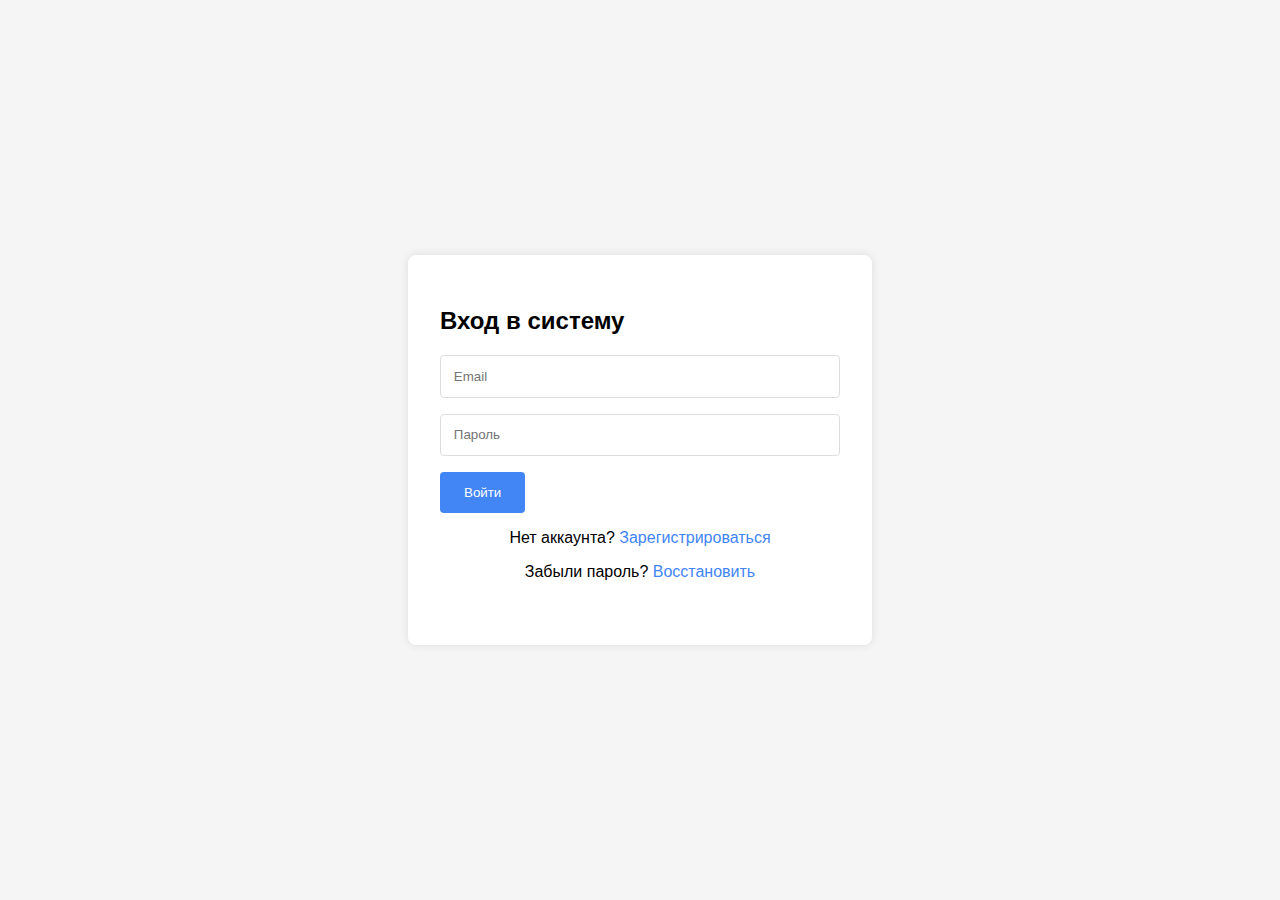
<file: frontend/index.html>
<!DOCTYPE html>
<html lang="ru">
<head>
    <meta charset="UTF-8">
    <meta name="viewport" content="width=device-width, initial-scale=1.0">
    <title>Вход в систему</title>
    <link rel="stylesheet" href="styles.css">
</head>
<body>
    <div class="container">
        <div class="auth-form">
            <h2>Вход в систему</h2>
            
            <div class="form-group">
                <input type="email" id="email" placeholder="Email" pattern="[^@\s]+@[^@\s]+\.[^@\s]+" required>
            </div>
            
            <div class="form-group">
                <input type="password" id="password" placeholder="Пароль" required>
            </div>
            
            <button onclick="login()">Войти</button>
            
            <div class="form-footer">
                <p>Нет аккаунта? <a href="register.html">Зарегистрироваться</a></p>
                <p>Забыли пароль? <a href="reset-password.html">Восстановить</a></p>
            </div>

            <div id="message" class="message"></div>
        </div>
    </div>
    <script src="app.js"></script>
</body>
</html>
</file>
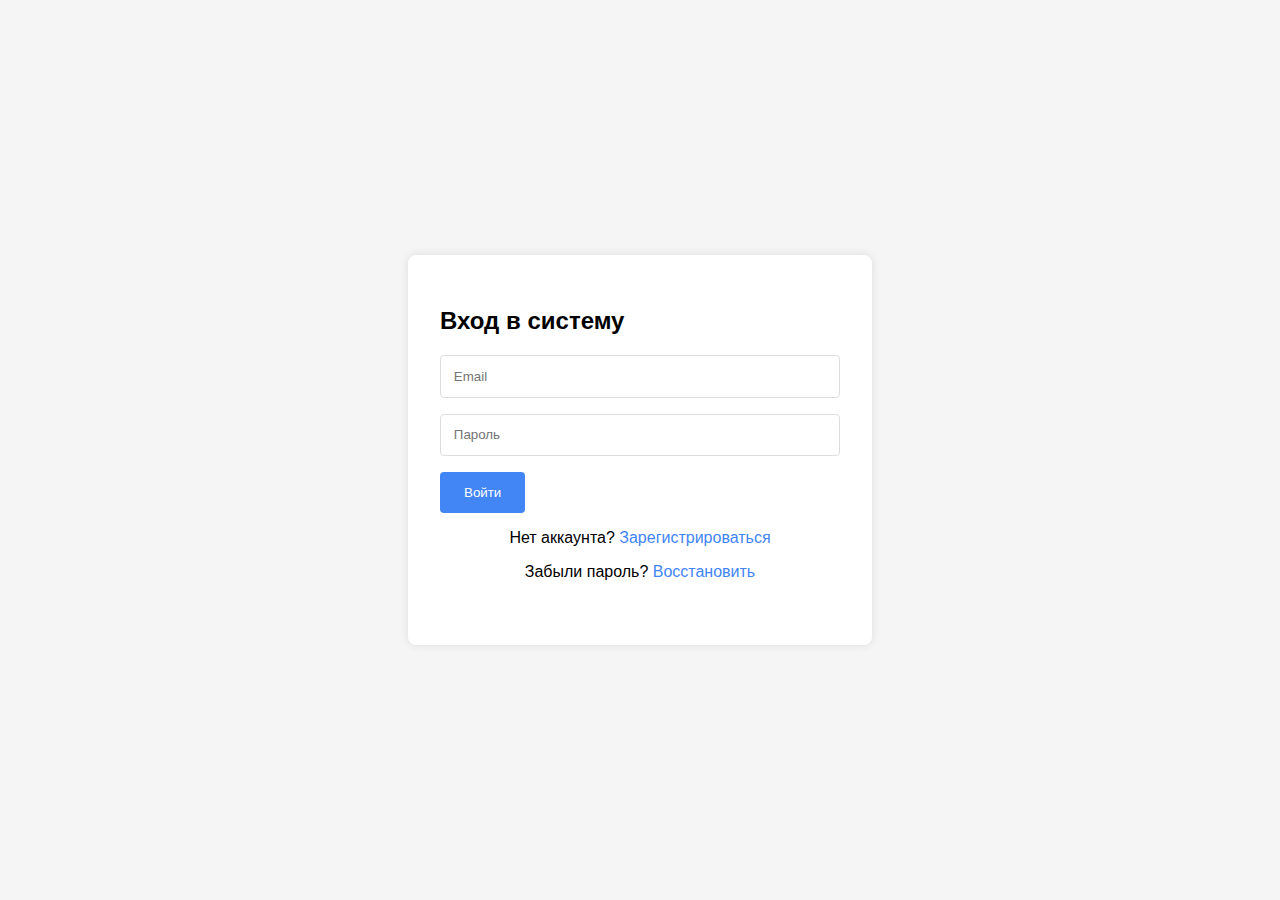
<file: frontend/dashboard.html>
<!DOCTYPE html>
<html lang="ru">
<head>
    <meta charset="UTF-8">
    <meta name="viewport" content="width=device-width, initial-scale=1.0">
    <title>Личный кабинет</title>
    <link rel="stylesheet" href="styles.css">
</head>
<body>
    <div class="container">
        <div class="dashboard">
            <h2>Добро пожаловать, <span id="userEmail"></span>!</h2>
            <p>Вы успешно вошли в систему</p>
            <button onclick="logout()" class="logout-btn">Выйти</button>
        </div>
    </div>
    <script src="dashboard.js"></script>
</body>
</html>
</file>
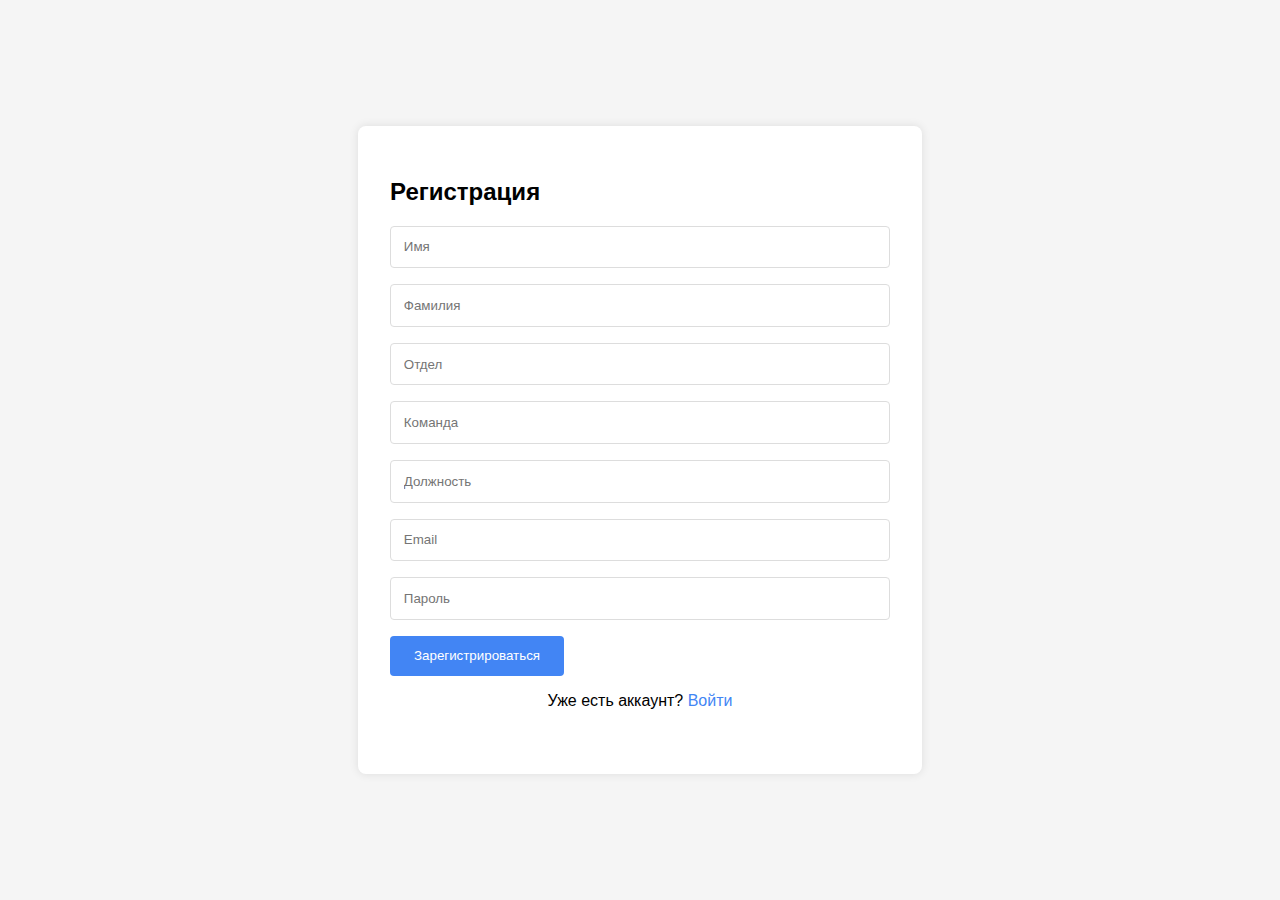
<file: frontend/register.html>
<!DOCTYPE html>
<html lang="ru">
<head>
    <meta charset="UTF-8">
    <meta name="viewport" content="width=device-width, initial-scale=1.0">
    <title>Регистрация</title>
    <link rel="stylesheet" href="styles.css">
</head>
<body>
    <div class="container">
        <div class="auth-form register-form">
            <h2>Регистрация</h2>
            
            <div class="form-group">
                <input type="text" id="firstName" placeholder="Имя" required>
            </div>
            
            <div class="form-group">
                <input type="text" id="lastName" placeholder="Фамилия" required>
            </div>
            
            <div class="form-group">
                <input type="text" id="department" placeholder="Отдел" required>
            </div>
            
            <div class="form-group">
                <input type="text" id="team" placeholder="Команда" required>
            </div>
            
            <div class="form-group">
                <input type="text" id="position" placeholder="Должность" required>
            </div>
            
            <div class="form-group">
                <input type="email" id="email" placeholder="Email" pattern="[^@\s]+@[^@\s]+\.[^@\s]+" required>
            </div>
            
            <div class="form-group">
                <input type="password" id="password" placeholder="Пароль" required>
            </div>
            
            <button onclick="register()" class="register-btn">Зарегистрироваться</button>
            
            <div class="form-footer">
                <p>Уже есть аккаунт? <a href="index.html">Войти</a></p>
            </div>

            <div id="message" class="message"></div>
        </div>
    </div>
    <script src="register.js"></script>
</body>
</html>
</file>
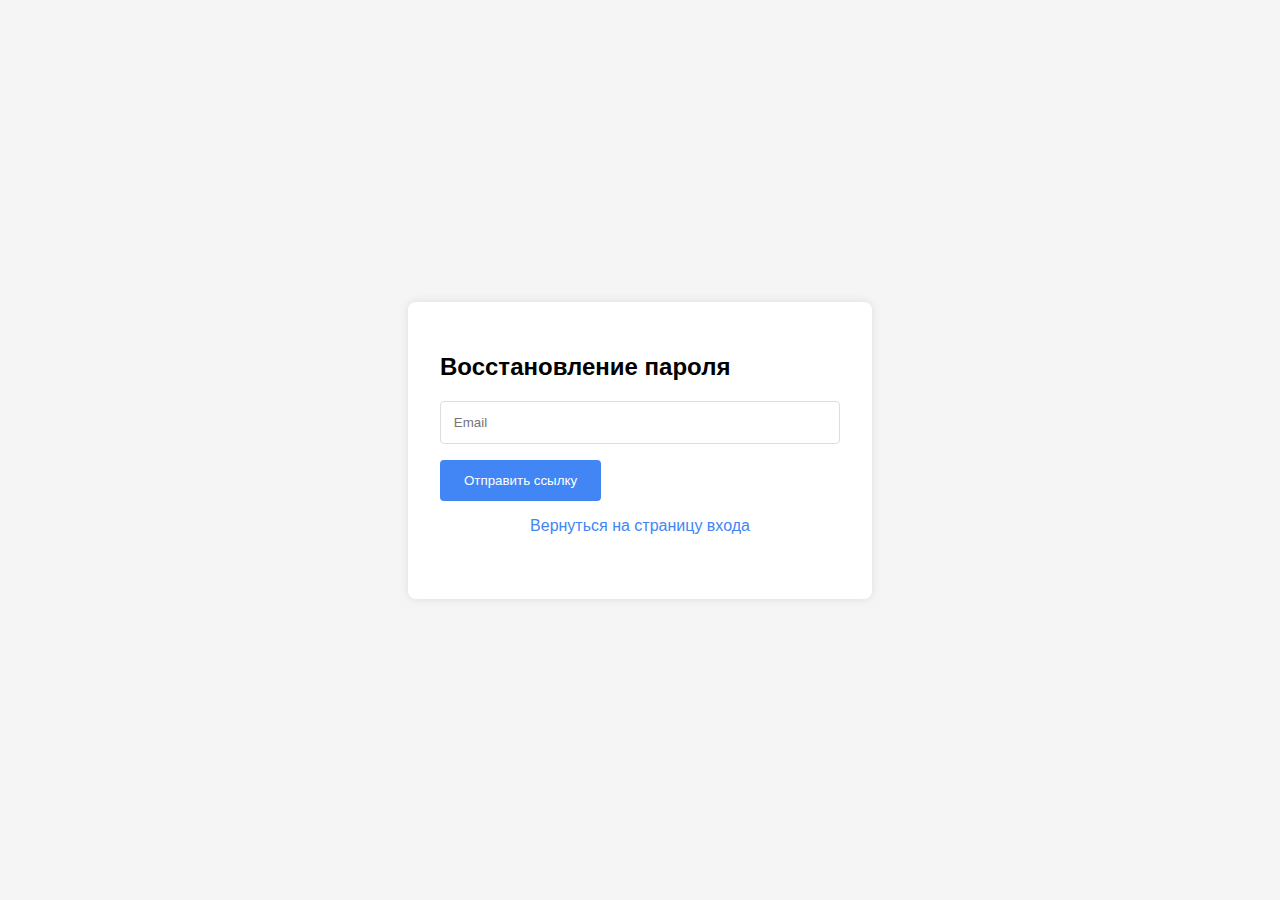
<file: frontend/reset-password.html>
<!DOCTYPE html>
<html lang="ru">
<head>
    <meta charset="UTF-8">
    <meta name="viewport" content="width=device-width, initial-scale=1.0">
    <title>Восстановление пароля</title>
    <link rel="stylesheet" href="styles.css">
</head>
<body>
    <div class="container">
        <div class="auth-form">
            <h2>Восстановление пароля</h2>
            
            <div class="form-group">
                <input type="email" id="email" placeholder="Email" pattern="[^@\s]+@[^@\s]+\.[^@\s]+" required>
            </div>
            
            <button onclick="resetPassword()">Отправить ссылку</button>
            
            <div class="form-footer">
                <p><a href="index.html">Вернуться на страницу входа</a></p>
            </div>

            <div id="message" class="message"></div>
        </div>
    </div>
    <script src="reset-password.js"></script>
</body>
</html>
</file>
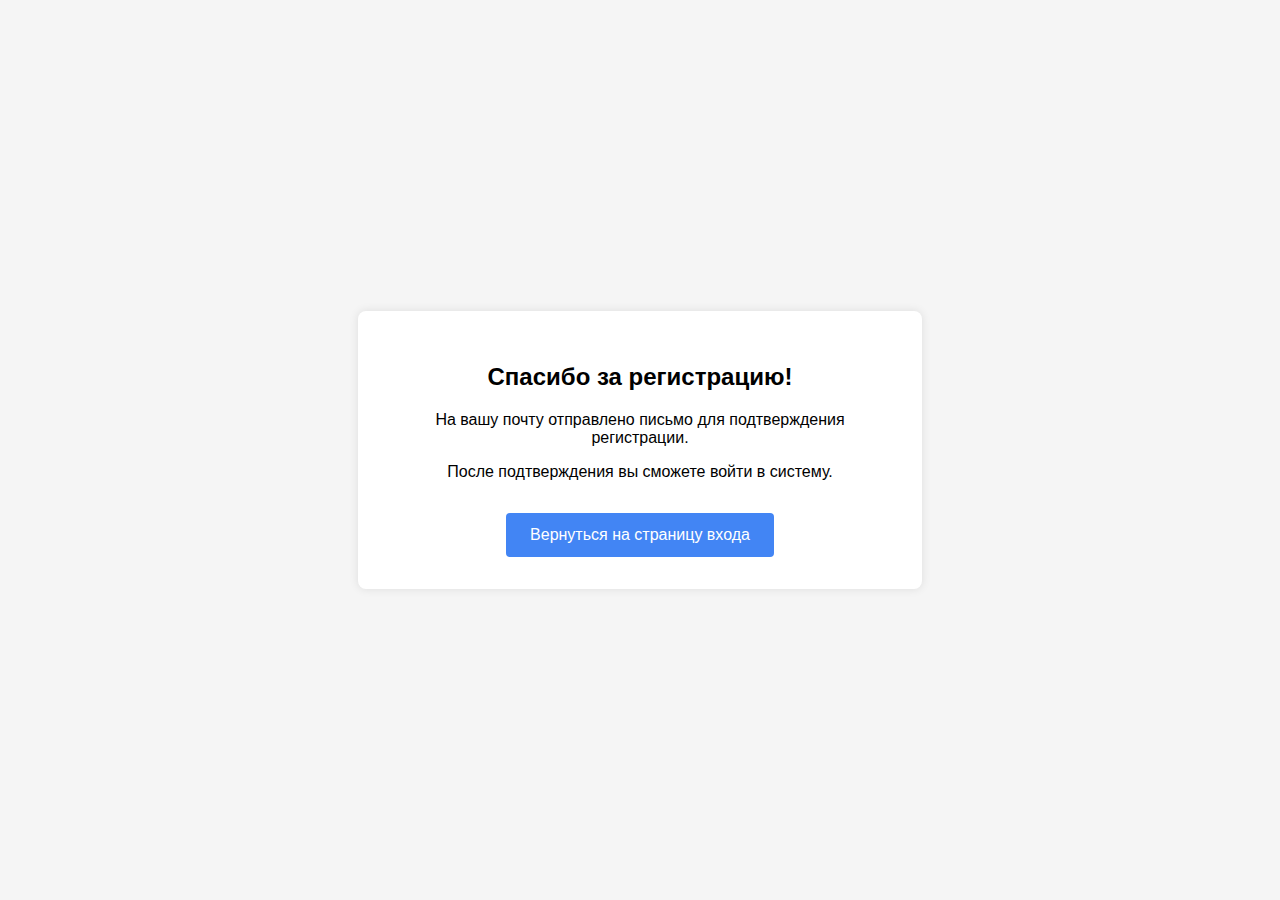
<file: frontend/thank-you.html>
<!DOCTYPE html>
<html lang="ru">
<head>
    <meta charset="UTF-8">
    <meta name="viewport" content="width=device-width, initial-scale=1.0">
    <title>Спасибо за регистрацию</title>
    <link rel="stylesheet" href="styles.css">
</head>
<body>
    <div class="container">
        <div class="thank-you">
            <h2>Спасибо за регистрацию!</h2>
            <p>На вашу почту отправлено письмо для подтверждения регистрации.</p>
            <p>После подтверждения вы сможете войти в систему.</p>
            <a href="index.html" class="btn">Вернуться на страницу входа</a>
        </div>
    </div>
</body>
</html>
</file>
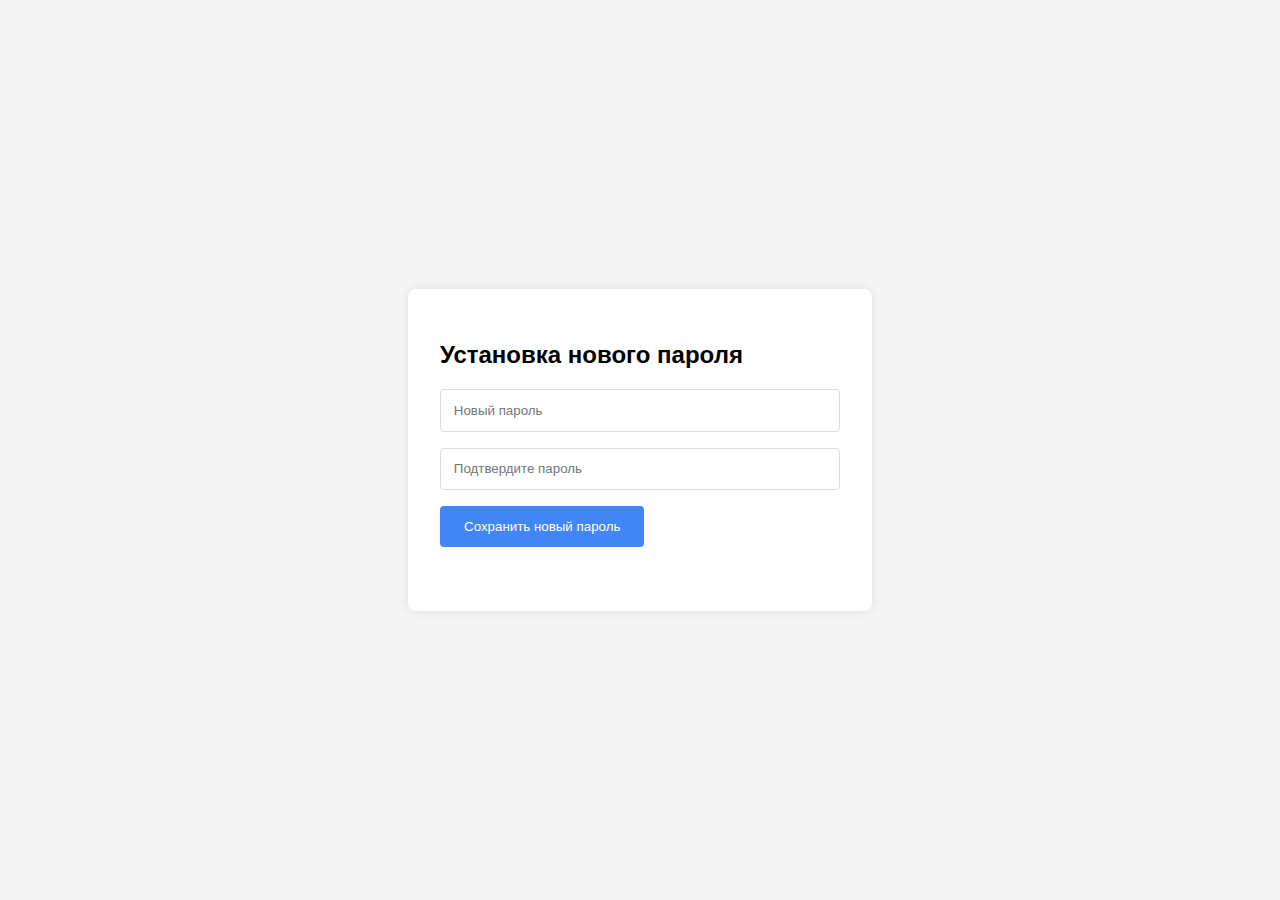
<file: frontend/update-password.html>
<!DOCTYPE html>
<html lang="ru">
<head>
    <meta charset="UTF-8">
    <meta name="viewport" content="width=device-width, initial-scale=1.0">
    <title>Установка нового пароля</title>
    <link rel="stylesheet" href="styles.css">
</head>
<body>
    <div class="container">
        <div class="auth-form">
            <h2>Установка нового пароля</h2>
            
            <div class="form-group">
                <input type="password" id="newPassword" placeholder="Новый пароль" required>
            </div>
            
            <div class="form-group">
                <input type="password" id="confirmPassword" placeholder="Подтвердите пароль" required>
            </div>
            
            <button onclick="updatePassword()">Сохранить новый пароль</button>

            <div id="message" class="message"></div>
        </div>
    </div>
    <script src="update-password.js"></script>
</body>
</html>
</file>
<file: frontend/styles.css>
body {
    font-family: Arial, sans-serif;
    margin: 0;
    padding: 0;
    background-color: #f5f5f5;
}

.container {
    display: flex;
    justify-content: center;
    align-items: center;
    min-height: 100vh;
}

.auth-form {
    background-color: white;
    padding: 2rem;
    border-radius: 8px;
    box-shadow: 0 0 10px rgba(0, 0, 0, 0.1);
    width: 100%;
    max-width: 400px;
}

.form-group {
    margin-bottom: 1rem;
}

input {
    width: 100%;
    padding: 0.8rem;
    border: 1px solid #ddd;
    border-radius: 4px;
    box-sizing: border-box;
}

button {
    background-color: #4285f4;
    color: white;
    padding: 0.8rem 1.5rem;
    border: none;
    border-radius: 4px;
    cursor: pointer;
    margin-right: 0.5rem;
}

button:hover {
    background-color: #357abd;
}

.buttons {
    margin-bottom: 1rem;
}

.social-login {
    margin-top: 1rem;
    border-top: 1px solid #ddd;
    padding-top: 1rem;
}

.google-btn {
    background-color: #db4437;
}

.google-btn:hover {
    background-color: #c53929;
}

.message {
    margin-top: 1rem;
    padding: 0.5rem;
    border-radius: 4px;
}

.message.error {
    background-color: #ffebee;
    color: #c62828;
}

.message.success {
    background-color: #e8f5e9;
    color: #2e7d32;
}

.dashboard {
    background-color: white;
    padding: 2rem;
    border-radius: 8px;
    box-shadow: 0 0 10px rgba(0, 0, 0, 0.1);
    width: 100%;
    max-width: 600px;
    text-align: center;
}

.logout-btn {
    background-color: #dc3545;
    margin-top: 1rem;
}

.logout-btn:hover {
    background-color: #c82333;
}

.register-form {
    max-width: 500px;
}

.form-footer {
    margin-top: 1rem;
    text-align: center;
}

.form-footer a {
    color: #4285f4;
    text-decoration: none;
}

.form-footer a:hover {
    text-decoration: underline;
}

.thank-you {
    background-color: white;
    padding: 2rem;
    border-radius: 8px;
    box-shadow: 0 0 10px rgba(0, 0, 0, 0.1);
    text-align: center;
    max-width: 500px;
}

.btn {
    display: inline-block;
    background-color: #4285f4;
    color: white;
    padding: 0.8rem 1.5rem;
    border-radius: 4px;
    text-decoration: none;
    margin-top: 1rem;
}

.btn:hover {
    background-color: #357abd;
}
</file>
